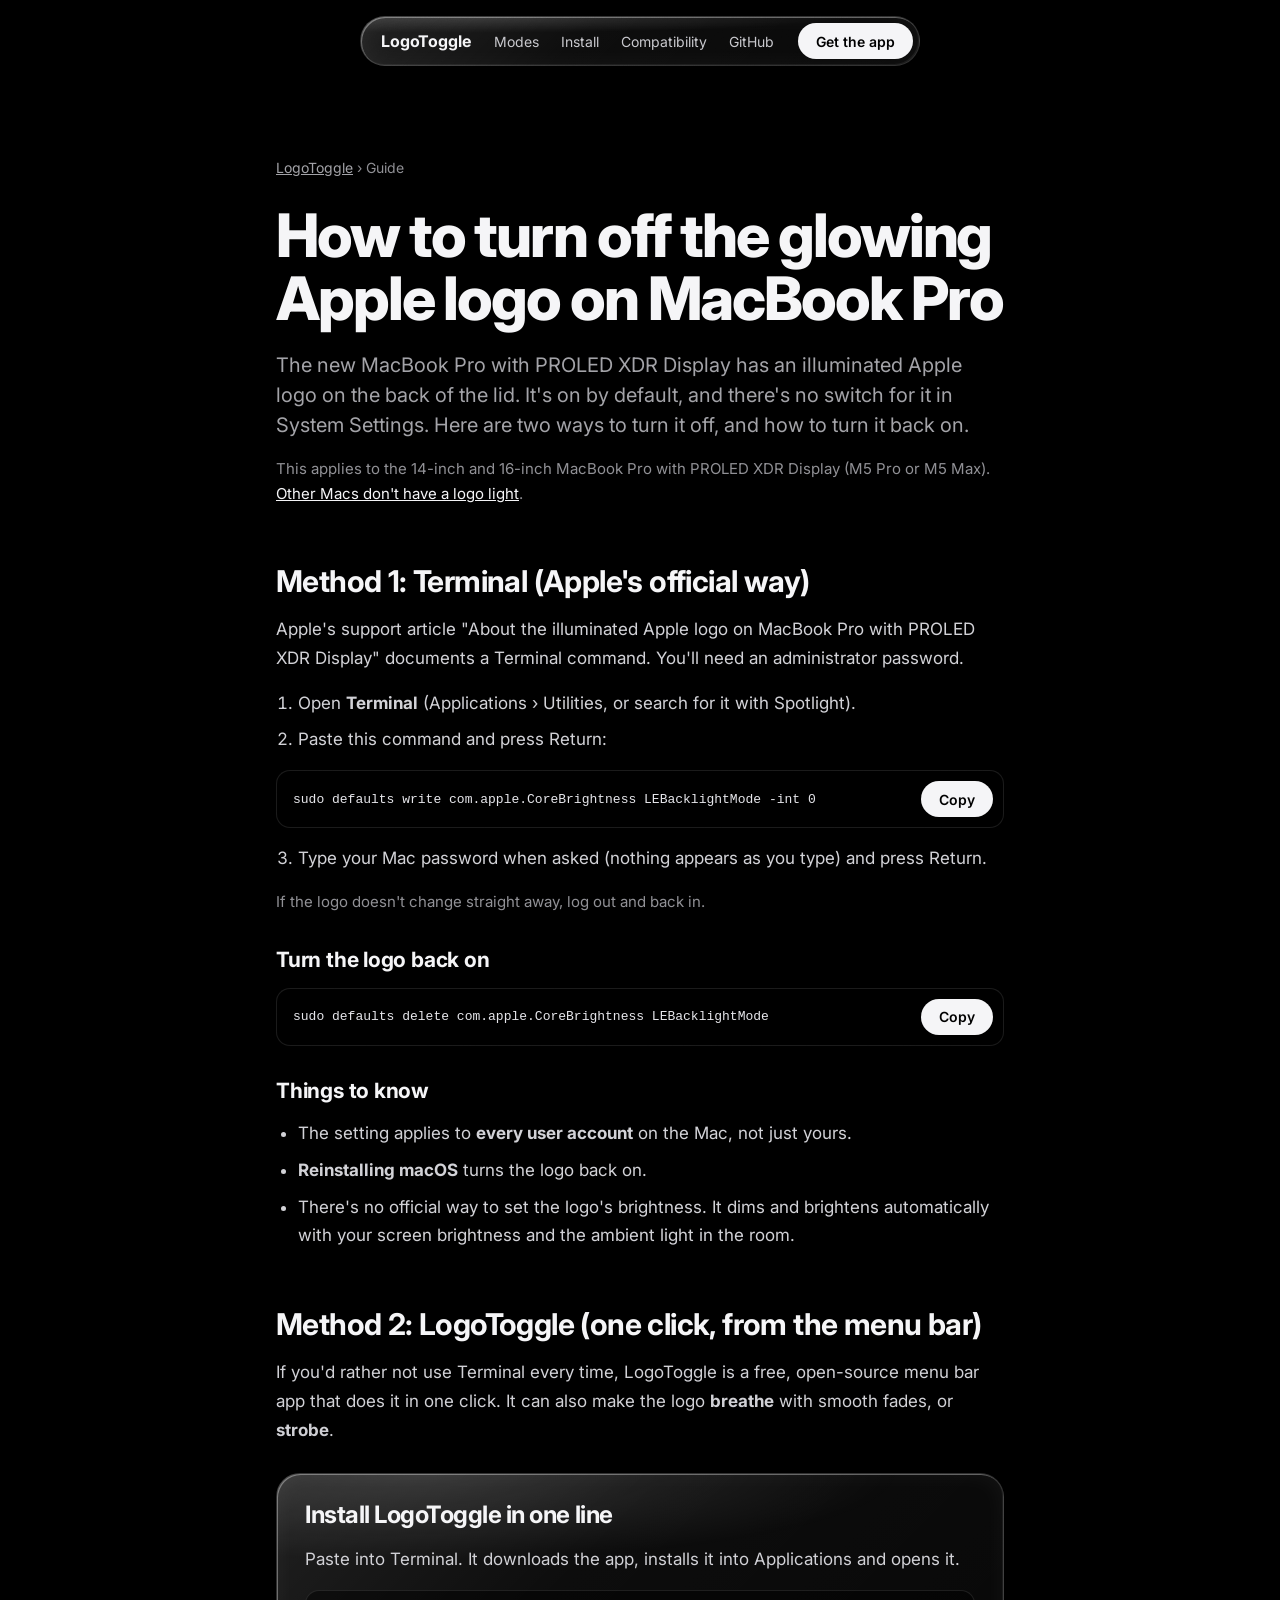
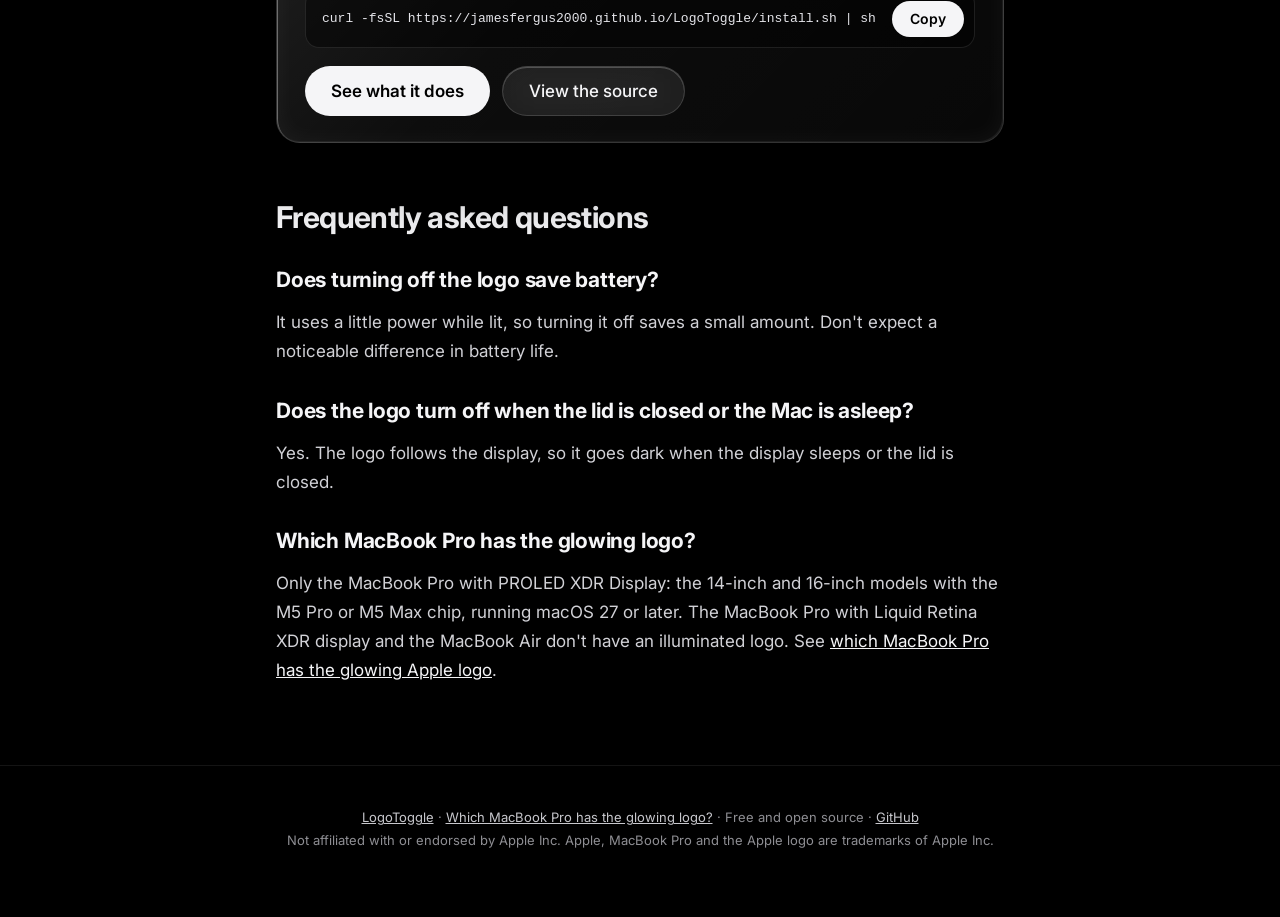
<file: docs/turn-off-glowing-apple-logo-macbook-pro/index.html>
<!doctype html>
<html lang="en">
<head>
  <meta charset="utf-8">
  <meta name="viewport" content="width=device-width, initial-scale=1">
  <title>How to turn off the glowing Apple logo on MacBook Pro (2 ways)</title>
  <meta name="description" content="Turn the illuminated Apple logo off or back on, on the 14 or 16-inch MacBook Pro with PROLED XDR Display, with Apple's Terminal command or a free app.">
  <link rel="canonical" href="https://jamesfergus2000.github.io/LogoToggle/turn-off-glowing-apple-logo-macbook-pro/">
  <meta name="robots" content="index, follow, max-image-preview:large">
  <meta name="theme-color" content="#000000">
  <meta name="author" content="James Fergus">
  <meta property="og:type" content="article">
  <meta property="og:site_name" content="LogoToggle">
  <meta property="og:locale" content="en_GB">
  <meta property="article:published_time" content="2026-11-11">
  <meta property="article:modified_time" content="2026-11-12">
  <meta property="og:title" content="How to turn off the glowing Apple logo on MacBook Pro">
  <meta property="og:description" content="Two ways to turn off (or back on) the illuminated logo on the new MacBook Pro.">
  <meta property="og:url" content="https://jamesfergus2000.github.io/LogoToggle/turn-off-glowing-apple-logo-macbook-pro/">
  <meta property="og:image" content="https://jamesfergus2000.github.io/LogoToggle/og-image.png">
  <meta property="og:image:width" content="1200">
  <meta property="og:image:height" content="630">
  <meta property="og:image:alt" content="LogoToggle: control the glowing logo on MacBook Pro">
  <meta name="twitter:card" content="summary_large_image">
  <meta name="twitter:title" content="How to turn off the glowing Apple logo on MacBook Pro">
  <meta name="twitter:description" content="Two ways to turn off (or back on) the illuminated logo on the MacBook Pro with PROLED XDR Display.">
  <meta name="twitter:image" content="https://jamesfergus2000.github.io/LogoToggle/og-image.png">
  <link rel="icon" href="../favicon.svg" type="image/svg+xml">
  <link rel="icon" href="../favicon-32.png" type="image/png" sizes="32x32">
  <link rel="apple-touch-icon" href="../apple-touch-icon.png">
  <link rel="preconnect" href="https://fonts.googleapis.com">
  <link rel="preconnect" href="https://fonts.gstatic.com" crossorigin>
  <link href="https://fonts.googleapis.com/css2?family=Inter:wght@400;500;600;700;800&display=swap" rel="stylesheet">
  <link rel="stylesheet" href="../styles.css">
  <script type="application/ld+json">
  {
    "@context": "https://schema.org",
    "@graph": [
      {
        "@type": "HowTo",
        "name": "How to turn off the glowing Apple logo on MacBook Pro",
        "description": "Turn off the illuminated Apple logo on a MacBook Pro with PROLED XDR Display using Terminal.",
        "totalTime": "PT1M",
        "tool": [{ "@type": "HowToTool", "name": "Terminal" }],
        "step": [
          { "@type": "HowToStep", "name": "Open Terminal", "text": "Open Terminal from Applications > Utilities, or search for it with Spotlight." },
          { "@type": "HowToStep", "name": "Run the command", "text": "Type sudo defaults write com.apple.CoreBrightness LEBacklightMode -int 0 and press Return." },
          { "@type": "HowToStep", "name": "Enter your password", "text": "Enter your Mac administrator password when asked. The logo turns off for every user on the Mac." }
        ]
      },
      {
        "@type": "Article",
        "headline": "How to turn off the glowing Apple logo on MacBook Pro",
        "description": "Two ways to turn the illuminated Apple logo off or back on, on the MacBook Pro with PROLED XDR Display.",
        "image": "https://jamesfergus2000.github.io/LogoToggle/og-image.png",
        "datePublished": "2026-11-11",
        "dateModified": "2026-11-12",
        "inLanguage": "en-GB",
        "author": { "@type": "Person", "name": "James Fergus", "url": "https://github.com/JamesFergus2000" },
        "mainEntityOfPage": "https://jamesfergus2000.github.io/LogoToggle/turn-off-glowing-apple-logo-macbook-pro/"
      },
      {
        "@type": "FAQPage",
        "mainEntity": [
          { "@type": "Question", "name": "Does turning off the logo save battery?",
            "acceptedAnswer": { "@type": "Answer", "text": "It uses a little power while lit, so turning it off saves a small amount. Don't expect a noticeable difference in battery life." } },
          { "@type": "Question", "name": "Does the logo turn off when the lid is closed or the Mac is asleep?",
            "acceptedAnswer": { "@type": "Answer", "text": "Yes. The logo follows the display, so it goes dark when the display sleeps or the lid is closed." } },
          { "@type": "Question", "name": "Which MacBook Pro has the glowing logo?",
            "acceptedAnswer": { "@type": "Answer", "text": "Only the MacBook Pro with PROLED XDR Display: the 14-inch and 16-inch models with the M5 Pro or M5 Max chip, running macOS 27 or later. The MacBook Pro with Liquid Retina XDR display and the MacBook Air don't have an illuminated logo." } }
        ]
      },
      {
        "@type": "BreadcrumbList",
        "itemListElement": [
          { "@type": "ListItem", "position": 1, "name": "LogoToggle", "item": "https://jamesfergus2000.github.io/LogoToggle/" },
          { "@type": "ListItem", "position": 2, "name": "Turn off the glowing Apple logo", "item": "https://jamesfergus2000.github.io/LogoToggle/turn-off-glowing-apple-logo-macbook-pro/" }
        ]
      }
    ]
  }
  </script>
</head>
<body data-mode="on">
  <header class="nav-wrap">
    <nav class="nav glass" aria-label="Main">
      <a class="brand" href="../"><span class="brand-dot" aria-hidden="true"></span>LogoToggle</a>
      <div class="nav-links">
        <a href="../#modes">Modes</a>
        <a href="../#install">Install</a>
        <a href="../#compatibility">Compatibility</a>
        <a href="https://github.com/JamesFergus2000/LogoToggle">GitHub</a>
      </div>
      <a class="btn btn-light btn-sm" href="../#install">Get the app</a>
    </nav>
  </header>

  <main class="article">
    <p class="crumbs"><a href="../">LogoToggle</a> › Guide</p>
    <h1>How to turn off the glowing Apple logo on MacBook Pro</h1>
    <p class="standfirst">The new MacBook Pro with PROLED XDR Display has an illuminated Apple logo on the back of the lid. It's on by default, and there's no switch for it in System Settings. Here are two ways to turn it off, and how to turn it back on.</p>
    <p class="note">This applies to the 14-inch and 16-inch MacBook Pro with PROLED XDR Display (M5 Pro or M5 Max). <a href="../which-macbook-pro-has-glowing-apple-logo/">Other Macs don't have a logo light</a>.</p>

    <h2>Method 1: Terminal (Apple's official way)</h2>
    <p>Apple's support article "About the illuminated Apple logo on MacBook Pro with PROLED XDR Display" documents a Terminal command. You'll need an administrator password.</p>
    <ol>
      <li>Open <strong>Terminal</strong> (Applications › Utilities, or search for it with Spotlight).</li>
      <li>Paste this command and press Return:</li>
    </ol>
    <div class="code">
      <code id="cmd-off">sudo defaults write com.apple.CoreBrightness LEBacklightMode -int 0</code>
      <button class="copy" type="button" data-copy="cmd-off">Copy</button>
    </div>
    <ol start="3">
      <li>Type your Mac password when asked (nothing appears as you type) and press Return.</li>
    </ol>
    <p class="note">If the logo doesn't change straight away, log out and back in.</p>

    <h3>Turn the logo back on</h3>
    <div class="code">
      <code id="cmd-on">sudo defaults delete com.apple.CoreBrightness LEBacklightMode</code>
      <button class="copy" type="button" data-copy="cmd-on">Copy</button>
    </div>

    <h3>Things to know</h3>
    <ul>
      <li>The setting applies to <strong>every user account</strong> on the Mac, not just yours.</li>
      <li><strong>Reinstalling macOS</strong> turns the logo back on.</li>
      <li>There's no official way to set the logo's brightness. It dims and brightens automatically with your screen brightness and the ambient light in the room.</li>
    </ul>

    <h2>Method 2: LogoToggle (one click, from the menu bar)</h2>
    <p>If you'd rather not use Terminal every time, LogoToggle is a free, open-source menu bar app that does it in one click. It can also make the logo <strong>breathe</strong> with smooth fades, or <strong>strobe</strong>.</p>
    <div class="callout glass">
      <h2>Install LogoToggle in one line</h2>
      <p>Paste into Terminal. It downloads the app, installs it into Applications and opens it.</p>
      <div class="code">
        <code id="cmd-install">curl -fsSL https://jamesfergus2000.github.io/LogoToggle/install.sh | sh</code>
        <button class="copy" type="button" data-copy="cmd-install">Copy</button>
      </div>
      <div class="cta-row">
        <a class="btn btn-light" href="../">See what it does</a>
        <a class="btn btn-glass" href="https://github.com/JamesFergus2000/LogoToggle">View the source</a>
      </div>
    </div>

    <h2>Frequently asked questions</h2>
    <h3>Does turning off the logo save battery?</h3>
    <p>It uses a little power while lit, so turning it off saves a small amount. Don't expect a noticeable difference in battery life.</p>
    <h3>Does the logo turn off when the lid is closed or the Mac is asleep?</h3>
    <p>Yes. The logo follows the display, so it goes dark when the display sleeps or the lid is closed.</p>
    <h3>Which MacBook Pro has the glowing logo?</h3>
    <p>Only the MacBook Pro with PROLED XDR Display: the 14-inch and 16-inch models with the M5 Pro or M5 Max chip, running macOS 27 or later. The MacBook Pro with Liquid Retina XDR display and the MacBook Air don't have an illuminated logo. See <a href="../which-macbook-pro-has-glowing-apple-logo/">which MacBook Pro has the glowing Apple logo</a>.</p>
  </main>

  <footer class="footer">
    <p><a href="../">LogoToggle</a> · <a href="../which-macbook-pro-has-glowing-apple-logo/">Which MacBook Pro has the glowing logo?</a> · Free and open source · <a href="https://github.com/JamesFergus2000/LogoToggle">GitHub</a></p>
    <p>Not affiliated with or endorsed by Apple Inc. Apple, MacBook Pro and the Apple logo are trademarks of Apple Inc.</p>
  </footer>

  <script>
    document.querySelectorAll('.copy').forEach((btn) => {
      btn.addEventListener('click', async () => {
        const text = document.getElementById(btn.dataset.copy).textContent;
        try { await navigator.clipboard.writeText(text); btn.textContent = 'Copied'; }
        catch { btn.textContent = 'Select & copy'; }
        setTimeout(() => (btn.textContent = 'Copy'), 1600);
      });
    });
  </script>
</body>
</html>
</file>
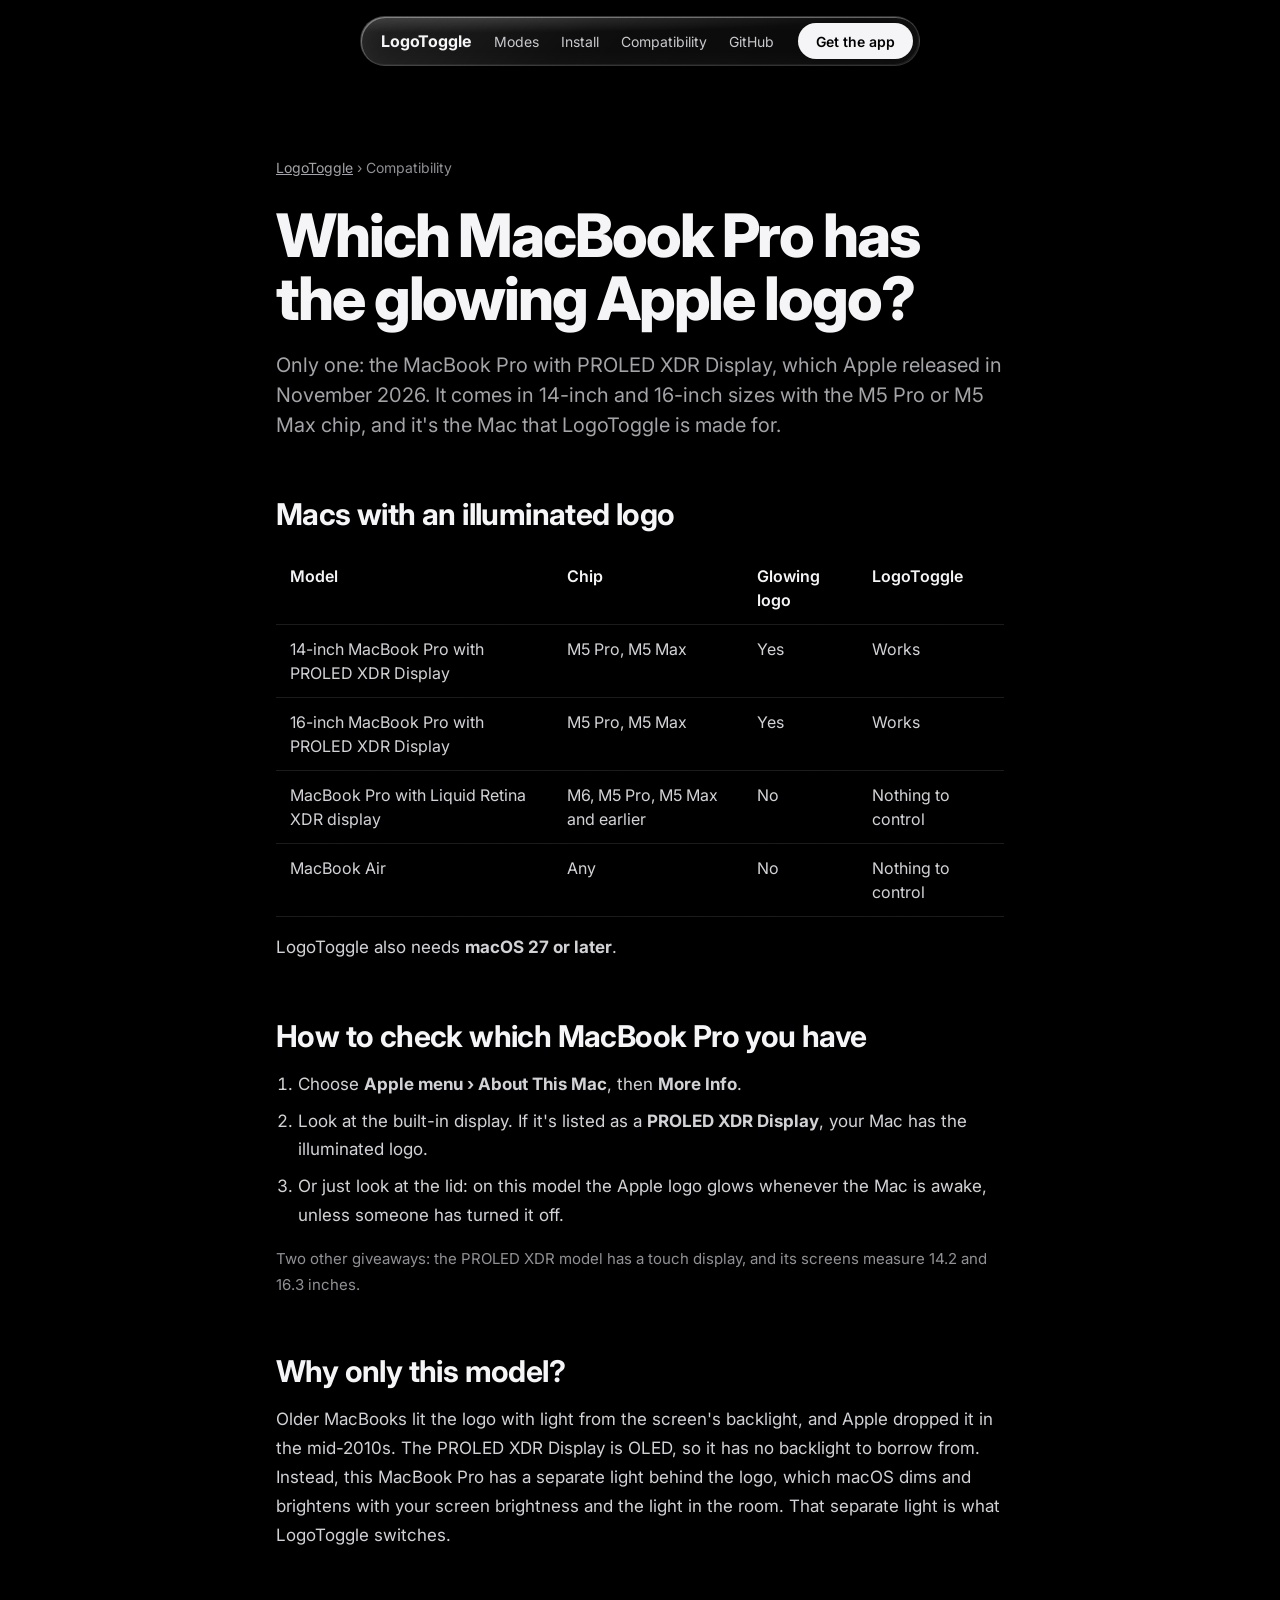
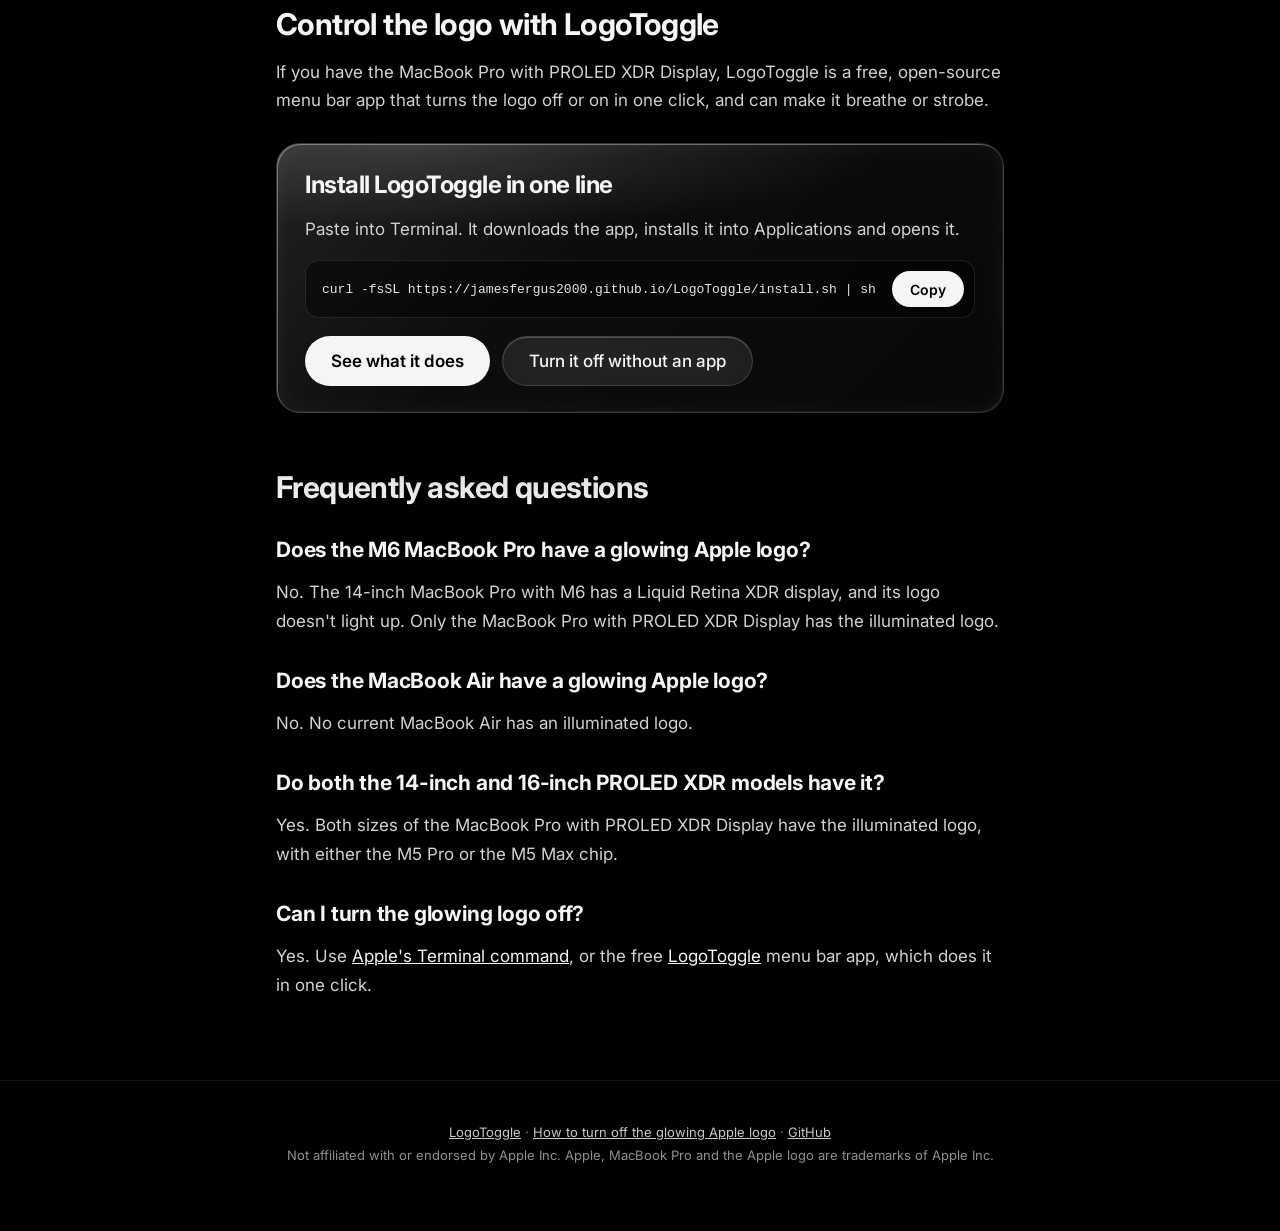
<file: docs/which-macbook-pro-has-glowing-apple-logo/index.html>
<!doctype html>
<html lang="en">
<head>
  <meta charset="utf-8">
  <meta name="viewport" content="width=device-width, initial-scale=1">
  <title>Which MacBook Pro has the glowing Apple logo? (PROLED XDR)</title>
  <meta name="description" content="Only the MacBook Pro with PROLED XDR Display has an illuminated Apple logo: the 14 and 16-inch models with M5 Pro or M5 Max. How to check yours.">
  <link rel="canonical" href="https://jamesfergus2000.github.io/LogoToggle/which-macbook-pro-has-glowing-apple-logo/">
  <meta name="robots" content="index, follow, max-image-preview:large">
  <meta name="theme-color" content="#000000">
  <meta name="author" content="James Fergus">
  <meta property="og:type" content="article">
  <meta property="og:site_name" content="LogoToggle">
  <meta property="og:locale" content="en_GB">
  <meta property="article:published_time" content="2026-11-12">
  <meta property="article:modified_time" content="2026-11-12">
  <meta property="og:title" content="Which MacBook Pro has the glowing Apple logo?">
  <meta property="og:description" content="Only the MacBook Pro with PROLED XDR Display: 14-inch and 16-inch, M5 Pro or M5 Max. How to check yours.">
  <meta property="og:url" content="https://jamesfergus2000.github.io/LogoToggle/which-macbook-pro-has-glowing-apple-logo/">
  <meta property="og:image" content="https://jamesfergus2000.github.io/LogoToggle/og-image.png">
  <meta property="og:image:width" content="1200">
  <meta property="og:image:height" content="630">
  <meta property="og:image:alt" content="LogoToggle: control the glowing logo on MacBook Pro">
  <meta name="twitter:card" content="summary_large_image">
  <meta name="twitter:title" content="Which MacBook Pro has the glowing Apple logo?">
  <meta name="twitter:description" content="Only the MacBook Pro with PROLED XDR Display: 14-inch and 16-inch, M5 Pro or M5 Max. How to check yours.">
  <meta name="twitter:image" content="https://jamesfergus2000.github.io/LogoToggle/og-image.png">
  <link rel="icon" href="../favicon.svg" type="image/svg+xml">
  <link rel="icon" href="../favicon-32.png" type="image/png" sizes="32x32">
  <link rel="apple-touch-icon" href="../apple-touch-icon.png">
  <link rel="preconnect" href="https://fonts.googleapis.com">
  <link rel="preconnect" href="https://fonts.gstatic.com" crossorigin>
  <link href="https://fonts.googleapis.com/css2?family=Inter:wght@400;500;600;700;800&display=swap" rel="stylesheet">
  <link rel="stylesheet" href="../styles.css">
  <script type="application/ld+json">
  {
    "@context": "https://schema.org",
    "@graph": [
      {
        "@type": "Article",
        "headline": "Which MacBook Pro has the glowing Apple logo?",
        "description": "Only the MacBook Pro with PROLED XDR Display has an illuminated Apple logo. Which models that covers, how to check yours, and which Macs LogoToggle works with.",
        "image": "https://jamesfergus2000.github.io/LogoToggle/og-image.png",
        "datePublished": "2026-11-12",
        "dateModified": "2026-11-12",
        "inLanguage": "en-GB",
        "author": { "@type": "Person", "name": "James Fergus", "url": "https://github.com/JamesFergus2000" },
        "mainEntityOfPage": "https://jamesfergus2000.github.io/LogoToggle/which-macbook-pro-has-glowing-apple-logo/"
      },
      {
        "@type": "FAQPage",
        "mainEntity": [
          { "@type": "Question", "name": "Does the M6 MacBook Pro have a glowing Apple logo?",
            "acceptedAnswer": { "@type": "Answer", "text": "No. The 14-inch MacBook Pro with M6 has a Liquid Retina XDR display, and its logo doesn't light up. Only the MacBook Pro with PROLED XDR Display has the illuminated logo." } },
          { "@type": "Question", "name": "Does the MacBook Air have a glowing Apple logo?",
            "acceptedAnswer": { "@type": "Answer", "text": "No. No current MacBook Air has an illuminated logo." } },
          { "@type": "Question", "name": "Do both the 14-inch and 16-inch PROLED XDR models have it?",
            "acceptedAnswer": { "@type": "Answer", "text": "Yes. Both sizes of the MacBook Pro with PROLED XDR Display have the illuminated logo, with either the M5 Pro or the M5 Max chip." } },
          { "@type": "Question", "name": "Can I turn the glowing logo off?",
            "acceptedAnswer": { "@type": "Answer", "text": "Yes. Use Apple's Terminal command, or the free LogoToggle menu bar app, which does it in one click." } }
        ]
      },
      {
        "@type": "BreadcrumbList",
        "itemListElement": [
          { "@type": "ListItem", "position": 1, "name": "LogoToggle", "item": "https://jamesfergus2000.github.io/LogoToggle/" },
          { "@type": "ListItem", "position": 2, "name": "Which MacBook Pro has the glowing Apple logo?", "item": "https://jamesfergus2000.github.io/LogoToggle/which-macbook-pro-has-glowing-apple-logo/" }
        ]
      }
    ]
  }
  </script>
</head>
<body data-mode="on">
  <header class="nav-wrap">
    <nav class="nav glass" aria-label="Main">
      <a class="brand" href="../"><span class="brand-dot" aria-hidden="true"></span>LogoToggle</a>
      <div class="nav-links">
        <a href="../#modes">Modes</a>
        <a href="../#install">Install</a>
        <a href="../#compatibility">Compatibility</a>
        <a href="https://github.com/JamesFergus2000/LogoToggle">GitHub</a>
      </div>
      <a class="btn btn-light btn-sm" href="../#install">Get the app</a>
    </nav>
  </header>

  <main class="article">
    <p class="crumbs"><a href="../">LogoToggle</a> › Compatibility</p>
    <h1>Which MacBook Pro has the glowing Apple logo?</h1>
    <p class="standfirst">Only one: the MacBook Pro with PROLED XDR Display, which Apple released in November 2026. It comes in 14-inch and 16-inch sizes with the M5 Pro or M5 Max chip, and it's the Mac that LogoToggle is made for.</p>

    <h2>Macs with an illuminated logo</h2>
    <div class="table-wrap">
      <table>
        <thead>
          <tr><th scope="col">Model</th><th scope="col">Chip</th><th scope="col">Glowing logo</th><th scope="col">LogoToggle</th></tr>
        </thead>
        <tbody>
          <tr><td>14-inch MacBook Pro with PROLED XDR Display</td><td>M5 Pro, M5 Max</td><td>Yes</td><td>Works</td></tr>
          <tr><td>16-inch MacBook Pro with PROLED XDR Display</td><td>M5 Pro, M5 Max</td><td>Yes</td><td>Works</td></tr>
          <tr><td>MacBook Pro with Liquid Retina XDR display</td><td>M6, M5 Pro, M5 Max and earlier</td><td>No</td><td>Nothing to control</td></tr>
          <tr><td>MacBook Air</td><td>Any</td><td>No</td><td>Nothing to control</td></tr>
        </tbody>
      </table>
    </div>
    <p>LogoToggle also needs <strong>macOS 27 or later</strong>.</p>

    <h2>How to check which MacBook Pro you have</h2>
    <ol>
      <li>Choose <strong>Apple menu › About This Mac</strong>, then <strong>More Info</strong>.</li>
      <li>Look at the built-in display. If it's listed as a <strong>PROLED XDR Display</strong>, your Mac has the illuminated logo.</li>
      <li>Or just look at the lid: on this model the Apple logo glows whenever the Mac is awake, unless someone has turned it off.</li>
    </ol>
    <p class="note">Two other giveaways: the PROLED XDR model has a touch display, and its screens measure 14.2 and 16.3 inches.</p>

    <h2>Why only this model?</h2>
    <p>Older MacBooks lit the logo with light from the screen's backlight, and Apple dropped it in the mid-2010s. The PROLED XDR Display is OLED, so it has no backlight to borrow from. Instead, this MacBook Pro has a separate light behind the logo, which macOS dims and brightens with your screen brightness and the light in the room. That separate light is what LogoToggle switches.</p>

    <h2>Control the logo with LogoToggle</h2>
    <p>If you have the MacBook Pro with PROLED XDR Display, LogoToggle is a free, open-source menu bar app that turns the logo off or on in one click, and can make it breathe or strobe.</p>
    <div class="callout glass">
      <h2>Install LogoToggle in one line</h2>
      <p>Paste into Terminal. It downloads the app, installs it into Applications and opens it.</p>
      <div class="code">
        <code id="cmd-install">curl -fsSL https://jamesfergus2000.github.io/LogoToggle/install.sh | sh</code>
        <button class="copy" type="button" data-copy="cmd-install">Copy</button>
      </div>
      <div class="cta-row">
        <a class="btn btn-light" href="../">See what it does</a>
        <a class="btn btn-glass" href="../turn-off-glowing-apple-logo-macbook-pro/">Turn it off without an app</a>
      </div>
    </div>

    <h2>Frequently asked questions</h2>
    <h3>Does the M6 MacBook Pro have a glowing Apple logo?</h3>
    <p>No. The 14-inch MacBook Pro with M6 has a Liquid Retina XDR display, and its logo doesn't light up. Only the MacBook Pro with PROLED XDR Display has the illuminated logo.</p>
    <h3>Does the MacBook Air have a glowing Apple logo?</h3>
    <p>No. No current MacBook Air has an illuminated logo.</p>
    <h3>Do both the 14-inch and 16-inch PROLED XDR models have it?</h3>
    <p>Yes. Both sizes of the MacBook Pro with PROLED XDR Display have the illuminated logo, with either the M5 Pro or the M5 Max chip.</p>
    <h3>Can I turn the glowing logo off?</h3>
    <p>Yes. Use <a href="../turn-off-glowing-apple-logo-macbook-pro/">Apple's Terminal command</a>, or the free <a href="../">LogoToggle</a> menu bar app, which does it in one click.</p>
  </main>

  <footer class="footer">
    <p><a href="../">LogoToggle</a> · <a href="../turn-off-glowing-apple-logo-macbook-pro/">How to turn off the glowing Apple logo</a> · <a href="https://github.com/JamesFergus2000/LogoToggle">GitHub</a></p>
    <p>Not affiliated with or endorsed by Apple Inc. Apple, MacBook Pro and the Apple logo are trademarks of Apple Inc.</p>
  </footer>

  <script>
    document.querySelectorAll('.copy').forEach((btn) => {
      btn.addEventListener('click', async () => {
        const text = document.getElementById(btn.dataset.copy).textContent;
        try { await navigator.clipboard.writeText(text); btn.textContent = 'Copied'; }
        catch { btn.textContent = 'Select & copy'; }
        setTimeout(() => (btn.textContent = 'Copy'), 1600);
      });
    });
  </script>
</body>
</html>
</file>
<file: docs/styles.css>
:root {
  --bg: #000;
  --text: #f5f5f7;
  --muted: #a1a1a6;
  --faint: #8e8e93;
  --warm: #ffd9a8;
  --blue: #9db7ff;
  --glass-bg: rgba(255, 255, 255, .065);
  --glass-line: rgba(255, 255, 255, .15);
  --glass-hi: rgba(255, 255, 255, .22);
  --breathe: 4s;
}

* { box-sizing: border-box; }
html { scroll-behavior: smooth; }
body {
  margin: 0;
  background: var(--bg);
  color: var(--text);
  font-family: Inter, system-ui, -apple-system, sans-serif;
  -webkit-font-smoothing: antialiased;
  overflow-x: hidden;
}
a { color: var(--text); }
a:hover { color: #fff; }
h1, h2, h3 { letter-spacing: -.035em; margin: 0; }
p { margin: 0; }
svg { display: block; }

.skip { position: absolute; left: -999px; top: 8px; background: #fff; color: #000; padding: 8px 14px; border-radius: 8px; z-index: 100; }
.skip:focus { left: 8px; }
:focus-visible { outline: 2px solid var(--blue); outline-offset: 3px; }

/* ---------- glass ---------- */
.glass {
  background: var(--glass-bg);
  border: 1px solid var(--glass-line);
  box-shadow: inset 0 1px 0 var(--glass-hi), 0 24px 70px rgba(0, 0, 0, .45);
  backdrop-filter: blur(30px) saturate(180%);
  -webkit-backdrop-filter: blur(30px) saturate(180%);
}

/* ---------- buttons ---------- */
.btn { display: inline-flex; align-items: center; gap: 10px; height: 50px; padding: 0 26px; border-radius: 999px; font-size: 17px; font-weight: 600; text-decoration: none; transition: transform .15s ease, background .2s ease; }
.btn:active { transform: scale(.97); }
.btn-light { background: var(--text); color: #000; }
.btn-light:hover { background: #fff; color: #000; }
.btn-glass { background: var(--glass-bg); border: 1px solid var(--glass-line); box-shadow: inset 0 1px 0 var(--glass-hi); backdrop-filter: blur(20px); -webkit-backdrop-filter: blur(20px); font-weight: 500; }
.btn-glass:hover { background: rgba(255, 255, 255, .12); }
.btn-sm { height: 36px; padding: 0 18px; font-size: 14px; }

/* ---------- nav ---------- */
.nav-wrap { position: fixed; top: 16px; left: 0; right: 0; z-index: 50; display: flex; justify-content: center; padding: 0 16px; pointer-events: none; }
.nav { pointer-events: auto; display: flex; align-items: center; gap: 24px; padding: 6px 6px 6px 20px; border-radius: 999px; max-width: 100%; }
.brand { display: inline-flex; align-items: center; gap: 10px; font-weight: 700; font-size: 16px; letter-spacing: -.01em; text-decoration: none; white-space: nowrap; }
.brand-dot { width: 12px; height: 12px; border-radius: 50%; background: #fffaf2; box-shadow: 0 0 10px 2px rgba(255, 244, 228, .7); display: inline-block; }
.nav-links { display: flex; gap: 22px; }
.nav-links a { font-size: 14px; color: #c7c7cc; text-decoration: none; }
.nav-links a:hover { color: #fff; }
@media (max-width: 640px) { .nav-links { display: none; } .nav { gap: 16px; } }

/* ---------- light modes ---------- */
.light { transition: opacity .6s ease; }
body[data-mode="on"] .light { opacity: 1; }
body[data-mode="off"] .light { opacity: .03; }
body[data-mode="breathe"] .light { animation: breathe var(--breathe) ease-in-out infinite; }
body[data-mode="strobe"] .light { animation: strobe .8s steps(1) infinite; }
body[data-mode="clap"] .light { animation: strobe 3.6s steps(1) infinite reverse; }
@keyframes breathe { 0%, 100% { opacity: .08; } 50% { opacity: 1; } }
@keyframes strobe { 0% { opacity: 1; } 50% { opacity: .03; } }

/* ---------- the scroll story ---------- */
.story { position: relative; display: grid; grid-template-columns: minmax(0, 1.15fr) minmax(0, 1fr); max-width: 1320px; margin: 0 auto; padding: 0 32px; gap: 48px; }
.stage-col { position: relative; }
.stage { position: sticky; top: 0; height: 100vh; display: flex; flex-direction: column; align-items: center; justify-content: center; }
.mbp { position: relative; width: 100%; max-width: 680px; height: auto; overflow: visible; filter: drop-shadow(0 40px 60px rgba(0, 0, 0, .7)); }
.floor { position: absolute; left: 50%; top: 50%; width: 120%; max-width: 820px; height: 70%; transform: translate(-50%, -38%); border-radius: 50%; background: radial-gradient(ellipse, rgba(255, 240, 220, .26) 0%, rgba(255, 240, 220, 0) 62%); filter: blur(20px); pointer-events: none; }

.dots { list-style: none; display: flex; gap: 10px; margin: 44px 0 0; padding: 0; }
.dots li { width: 8px; height: 8px; border-radius: 999px; background: rgba(255, 255, 255, .22); transition: width .35s ease, background .35s ease; }
.dots li.on { width: 28px; background: var(--text); }

.steps { position: relative; }
.step { min-height: 100vh; display: flex; flex-direction: column; justify-content: center; padding: 96px 0; }
.step-intro .eyebrow { font-size: 17px; font-weight: 600; color: var(--warm); margin-bottom: 16px; }
.step-intro h1 { font-size: clamp(48px, 6.4vw, 92px); line-height: .98; font-weight: 800; letter-spacing: -.045em; }
.lede { margin-top: 24px; max-width: 480px; font-size: clamp(18px, 1.8vw, 21px); line-height: 1.45; color: var(--muted); }
.cta-row { display: flex; gap: 12px; flex-wrap: wrap; margin-top: 36px; }
.scroll-hint { margin-top: 64px; display: flex; align-items: center; gap: 8px; font-size: 14px; color: var(--faint); }
.scroll-hint svg { animation: nudge 2s ease-in-out infinite; }
@keyframes nudge { 0%, 100% { transform: translateY(0); } 50% { transform: translateY(5px); } }

.card { border-radius: 32px; padding: 28px; max-width: 460px; opacity: .35; transform: translateY(24px) scale(.98); transition: opacity .6s ease, transform .6s cubic-bezier(.2, .7, .2, 1); }
.step.active .card { opacity: 1; transform: none; }
.card h2 { font-size: clamp(34px, 3.6vw, 48px); line-height: 1.03; font-weight: 800; margin-top: 6px; }
.card > p:not(.step-num):not(.warn) { margin-top: 14px; font-size: 17px; line-height: 1.55; color: var(--muted); }
.step-num { margin-top: 26px; font-size: 14px; font-weight: 600; letter-spacing: .02em; color: var(--blue); }

/* glass menu inside each card */
.menu { border-radius: 18px; padding: 6px; background: rgba(0, 0, 0, .28); border: 1px solid rgba(255, 255, 255, .1); box-shadow: inset 0 1px 0 rgba(255, 255, 255, .08); }
.menu-status { padding: 10px 12px 10px; font-size: 13px; color: var(--muted); border-bottom: 1px solid rgba(255, 255, 255, .1); margin-bottom: 4px; }
.mi { font-size: 15px; border-radius: 10px; padding: 0 12px; height: 40px; display: flex; align-items: center; justify-content: space-between; color: #d1d1d6; }
.mi span { color: var(--faint); }
.mi.sel { background: rgba(120, 165, 255, .36); color: #fff; }
.mi.sel span { color: #fff; }
.mi.sub { color: var(--faint); font-size: 13px; padding-left: 24px; }
.speeds { display: flex; gap: 6px; padding: 8px 6px 4px 18px; flex-wrap: wrap; }
.chip { font: inherit; font-size: 13px; font-weight: 500; color: #e5e5ea; background: rgba(255, 255, 255, .08); border: 1px solid rgba(255, 255, 255, .14); border-radius: 999px; padding: 0 14px; height: 32px; cursor: pointer; }
.chip:hover { background: rgba(255, 255, 255, .16); }
.chip[aria-pressed="true"] { background: rgba(255, 255, 255, .92); color: #000; border-color: transparent; }
.warn { margin-top: 16px; display: flex; gap: 10px; align-items: flex-start; font-size: 14px; line-height: 1.5; color: var(--warm); }
.warn svg { flex: none; margin-top: 2px; }

/* phones & small tablets: Mac pinned on top, cards scroll beneath */
@media (max-width: 860px) {
  .story { grid-template-columns: minmax(0, 1fr); padding: 0 16px; gap: 0; }
  .stage-col { position: sticky; top: 0; z-index: 2; height: 46vh; }
  .stage { position: relative; height: 46vh; padding-top: 64px; background: linear-gradient(180deg, #000 70%, rgba(0, 0, 0, 0)); }
  .mbp { max-width: 360px; }
  .dots { margin-top: 18px; }
  .step { min-height: 80vh; padding: 48px 0; }
  .step-intro { min-height: auto; padding-top: 24px; }
  .card { max-width: none; }
}

/* ---------- install ---------- */
.install { position: relative; max-width: 1040px; margin: 0 auto; padding: 120px 16px 96px; text-align: center; }
.install::before { content: ""; position: absolute; left: 50%; top: 60px; width: 760px; height: 420px; transform: translateX(-50%); border-radius: 50%; background: radial-gradient(ellipse, rgba(255, 214, 170, .16), rgba(0, 0, 0, 0) 65%); pointer-events: none; }
.section-title { position: relative; font-size: clamp(40px, 5.6vw, 72px); line-height: 1.03; font-weight: 800; }
.section-sub { position: relative; margin: 20px auto 0; max-width: 600px; font-size: 19px; line-height: 1.5; color: var(--muted); }
.oneliner { position: relative; margin: 40px auto 0; max-width: 760px; display: flex; align-items: center; gap: 12px; border-radius: 22px; padding: 12px 12px 12px 22px; text-align: left; }
.oneliner code { flex: 1; min-width: 0; overflow-x: auto; white-space: nowrap; font: 15px/1.5 ui-monospace, "SF Mono", Menlo, monospace; color: #fff; }
.tiny { position: relative; margin-top: 14px; font-size: 14px; color: var(--faint); }
.install-grid { position: relative; margin-top: 56px; display: grid; grid-template-columns: repeat(2, minmax(0, 1fr)); gap: 16px; text-align: left; }
@media (max-width: 800px) { .install-grid { grid-template-columns: minmax(0, 1fr); } }
.tile { border-radius: 28px; padding: 30px; display: flex; flex-direction: column; gap: 14px; }
.tile h3 { font-size: 24px; font-weight: 700; letter-spacing: -.02em; }
.tile p { font-size: 16px; line-height: 1.5; color: var(--muted); }
.tile ol { margin: 0; padding-left: 20px; font-size: 16px; line-height: 1.65; color: #d1d1d6; }
.tile ol li + li { margin-top: 6px; }
.code { display: flex; align-items: center; gap: 10px; background: rgba(0, 0, 0, .45); border: 1px solid rgba(255, 255, 255, .1); border-radius: 14px; padding: 10px 10px 10px 16px; }
.code code { flex: 1; min-width: 0; overflow-x: auto; white-space: nowrap; font: 13px/1.5 ui-monospace, "SF Mono", Menlo, monospace; color: #e5e5ea; }
.copy { flex: none; font: inherit; font-size: 14px; font-weight: 600; color: #000; background: var(--text); border: 0; border-radius: 999px; height: 36px; padding: 0 18px; cursor: pointer; }
.copy:hover { background: #fff; }

/* ---------- footer ---------- */
.footer { text-align: center; padding: 40px 16px 64px; border-top: 1px solid rgba(255, 255, 255, .08); font-size: 13px; line-height: 1.8; color: var(--faint); }
.footer a { color: #c7c7cc; }

@media (prefers-reduced-motion: reduce) {
  html { scroll-behavior: auto; }
  .light, .scroll-hint svg { animation: none !important; }
  body[data-mode="breathe"] .light, body[data-mode="strobe"] .light, body[data-mode="clap"] .light { opacity: .8; }
  .card { transition: none; transform: none; }
}

/* ---------- SEO-driven additions ---------- */
.step-intro h1.eyebrow { font-size: 17px; line-height: 1.4; font-weight: 600; letter-spacing: 0; color: var(--warm); margin-bottom: 16px; max-width: 420px; }
.hero-title { font-size: clamp(48px, 6.4vw, 92px); line-height: .98; font-weight: 800; letter-spacing: -.045em; }

.faq { position: relative; max-width: 820px; margin: 0 auto; padding: 40px 16px 96px; }
.faq .section-title { text-align: center; margin-bottom: 40px; }
.faq-list { display: flex; flex-direction: column; gap: 12px; }
.faq details { border-radius: 20px; padding: 0 24px; }
.faq summary { cursor: pointer; list-style: none; font-size: 18px; font-weight: 600; padding: 20px 0; display: flex; justify-content: space-between; gap: 16px; }
.faq summary::-webkit-details-marker { display: none; }
.faq summary::after { content: "+"; font-weight: 400; color: var(--muted); font-size: 22px; line-height: 1; transition: transform .2s; }
.faq details[open] summary::after { transform: rotate(45deg); }
.faq details p { padding-bottom: 22px; font-size: 16px; line-height: 1.6; color: var(--muted); }

/* ---------- article pages ---------- */
.article { max-width: 760px; margin: 0 auto; padding: 140px 16px 80px; }
.article .crumbs { font-size: 14px; color: var(--faint); margin-bottom: 24px; }
.article .crumbs a { color: var(--muted); }
.article h1 { font-size: clamp(38px, 5vw, 60px); line-height: 1.05; font-weight: 800; }
.article .standfirst { margin-top: 20px; font-size: 20px; line-height: 1.5; color: var(--muted); }
.article h2 { margin-top: 56px; font-size: 30px; font-weight: 700; letter-spacing: -.02em; }
.article h3 { margin-top: 32px; font-size: 21px; font-weight: 700; letter-spacing: -.01em; }
.article p, .article li { font-size: 17px; line-height: 1.7; color: #d1d1d6; }
.article p { margin-top: 16px; }
.article ol, .article ul { margin: 16px 0 0; padding-left: 22px; }
.article li + li { margin-top: 8px; }
.article .code { margin-top: 16px; }
.article .callout { margin-top: 28px; border-radius: 24px; padding: 26px 28px; }
.article .callout h2 { margin-top: 0; font-size: 24px; }
.article .callout .cta-row { margin-top: 18px; }
.article .note { font-size: 15px; color: var(--faint); }

/* ---------- 3D MacBook ---------- */
.mbp3d { position: absolute; inset: 0; width: 100%; height: 100%; display: block; }
.stage.has-3d .mbp, .stage.has-3d .floor { display: none; }
.stage.has-3d .dots { position: absolute; bottom: 48px; left: 50%; transform: translateX(-50%); margin: 0; z-index: 1; }
@media (max-width: 860px) { .stage.has-3d .dots { bottom: 12px; } }

/* =========================================================
   Full-screen 3D backdrop + liquid-glass UI floating on top
   ========================================================= */
.story { display: block; max-width: none; padding: 0; }
.stage-col { position: fixed; inset: 0; z-index: 0; height: auto; }
.stage { position: absolute; inset: 0; height: 100%; padding: 0; background: none; }
.stage .mbp { max-width: 720px; }
.stage.has-3d .dots { bottom: 32px; }

.steps { position: relative; z-index: 1; max-width: 1360px; margin: 0 auto; padding: 0 40px; display: flex; flex-direction: column; align-items: flex-end; }
.step { width: min(480px, 100%); }
main > section:not(.story), .footer { position: relative; z-index: 1; }

/* liquid glass: deep blur + colour lift, a lit edge, an inner sheen */
.glass, .liquid {
  position: relative;
  background: linear-gradient(135deg, rgba(255, 255, 255, .13) 0%, rgba(255, 255, 255, .05) 40%, rgba(255, 255, 255, .03) 100%);
  border: 1px solid rgba(255, 255, 255, .16);
  box-shadow:
    inset 1px 1px 0 rgba(255, 255, 255, .35),
    inset -1px -1px 0 rgba(255, 255, 255, .06),
    inset 0 0 24px rgba(255, 255, 255, .05),
    0 30px 80px rgba(0, 0, 0, .45);
  backdrop-filter: blur(26px) saturate(190%) brightness(1.08);
  -webkit-backdrop-filter: blur(26px) saturate(190%) brightness(1.08);
}
.glass::before, .liquid::before {
  content: ""; position: absolute; inset: 0; border-radius: inherit; pointer-events: none;
  background: radial-gradient(120% 60% at 20% 0%, rgba(255, 255, 255, .14), rgba(255, 255, 255, 0) 55%);
}
.card-intro { max-width: 520px; padding: 36px; }
.card-intro .hero-title { font-size: clamp(44px, 5.2vw, 76px); }
.card-intro .scroll-hint { margin-top: 36px; }
.step .card { opacity: .55; }
.step.active .card { opacity: 1; }
.menu { background: rgba(0, 0, 0, .22); }

/* install + FAQ become floating glass panels over the Mac */
.install.liquid, .faq.liquid { max-width: 1040px; margin: 120px auto 0; border-radius: 40px; padding: 72px 40px; }
.faq.liquid { max-width: 860px; margin-top: 40px; margin-bottom: 80px; }
.install::before { background: radial-gradient(120% 60% at 20% 0%, rgba(255, 255, 255, .12), rgba(255, 255, 255, 0) 55%); width: auto; height: auto; left: 0; top: 0; transform: none; border-radius: inherit; }
.install .tile, .install .oneliner { background: rgba(0, 0, 0, .25); }
.footer { background: rgba(0, 0, 0, .55); backdrop-filter: blur(20px); -webkit-backdrop-filter: blur(20px); }

@media (max-width: 860px) {
  .steps { padding: 0 16px; align-items: stretch; }
  .step { width: 100%; justify-content: flex-end; min-height: 100vh; padding: 0 0 48px; }
  .step-intro { min-height: 100vh; padding-top: 0; }
  .card-intro { padding: 24px; }
  .stage-col { height: auto; }
  .stage { padding-top: 0; }
  .stage.has-3d .dots { top: 76px; bottom: auto; }
  .install.liquid, .faq.liquid { margin-left: 12px; margin-right: 12px; padding: 48px 20px; border-radius: 28px; }
}

/* ---------- intro card: hierarchy fix ---------- */
.step .card.card-intro { max-width: 560px; padding: 40px 40px 36px; }
.step .card.card-intro > h1.eyebrow {
  display: inline-flex; align-items: center; gap: 10px;
  margin: 0 0 22px; padding: 7px 14px 7px 12px; max-width: 100%;
  font-size: 13px; line-height: 1.3; font-weight: 600; letter-spacing: .01em; color: var(--warm);
  background: rgba(255, 214, 170, .08); border: 1px solid rgba(255, 214, 170, .22); border-radius: 999px;
}
.step .card.card-intro > h1.eyebrow::before {
  content: ""; flex: none; width: 7px; height: 7px; border-radius: 50%;
  background: #fffaf2; box-shadow: 0 0 8px 2px rgba(255, 236, 210, .8);
}
.step .card.card-intro > p.hero-title {
  margin: 0; font-size: clamp(46px, 5.4vw, 78px); line-height: .98; font-weight: 800;
  letter-spacing: -.045em; color: var(--text);
}
.step .card.card-intro > p.lede { margin-top: 20px; max-width: 460px; font-size: 18px; line-height: 1.5; color: var(--muted); }
.step .card.card-intro .cta-row { margin-top: 30px; }
.step .card.card-intro .scroll-hint { margin-top: 28px; }
@media (max-width: 860px) {
  .step .card.card-intro { padding: 26px 24px 24px; }
  .step .card.card-intro > p.lede { font-size: 16px; }
}

/* =========================================================
   One morphing liquid-glass panel (replaces the card stack)
   ========================================================= */
.steps { display: block; max-width: none; padding: 0; pointer-events: none; }
.steps .step { min-height: 0; height: 100vh; padding: 0; width: auto; }
.steps .step:first-child { height: 110vh; }

.panel {
  --spring: cubic-bezier(.22, 1.2, .36, 1);
  position: fixed; z-index: 10; top: 50%;
  right: max(40px, calc((100vw - 1360px) / 2 + 40px));
  width: 440px; max-width: calc(100vw - 32px);
  transform: translateY(-50%);
  border-radius: 34px; padding: 32px;
  transition: opacity .5s ease, transform .6s var(--spring), filter .5s ease;
}
body[data-section="install"] .panel { opacity: 0; transform: translateY(-46%) scale(.96); filter: blur(8px); pointer-events: none; }

/* copy: stacked, active one fades + un-blurs in; container height animates */
.panel-copy { position: relative; transition: height .55s var(--spring); }
.pc { position: absolute; top: 0; left: 0; right: 0; opacity: 0; transform: translateY(14px); filter: blur(8px); pointer-events: none;
      transition: opacity .45s ease, transform .55s var(--spring), filter .45s ease; }
.pc.on { opacity: 1; transform: none; filter: none; pointer-events: auto; transition-delay: .08s; }
.eyebrow-pill {
  display: inline-flex; align-items: center; gap: 10px; margin: 0 0 20px; padding: 7px 14px 7px 12px;
  font-size: 13px; line-height: 1.3; font-weight: 600; letter-spacing: .01em; color: var(--warm);
  background: rgba(255, 214, 170, .08); border: 1px solid rgba(255, 214, 170, .22); border-radius: 999px;
}
.eyebrow-pill::before { content: ""; flex: none; width: 7px; height: 7px; border-radius: 50%; background: #fffaf2; box-shadow: 0 0 8px 2px rgba(255, 236, 210, .8); }
.panel .hero-title { margin: 0; font-size: clamp(44px, 4.6vw, 68px); line-height: .98; font-weight: 800; letter-spacing: -.045em; color: var(--text); }
.panel h2 { margin: 6px 0 0; font-size: clamp(32px, 3.2vw, 44px); line-height: 1.04; font-weight: 800; letter-spacing: -.035em; }
.pc-num { font-size: 13px; font-weight: 600; letter-spacing: .04em; text-transform: uppercase; color: var(--blue); }
.pc-body { margin-top: 14px; font-size: 16.5px; line-height: 1.55; color: var(--muted); }
.panel .cta-row { margin-top: 26px; }

/* menu: collapsed in the intro, springs open once you scroll */
.panel-menu { display: grid; grid-template-rows: 0fr; opacity: 0; margin-top: 0; transition: grid-template-rows .6s var(--spring), opacity .4s ease, margin-top .6s var(--spring); }
.panel.menu-open .panel-menu { grid-template-rows: 1fr; opacity: 1; margin-top: 26px; }
.panel-menu-inner { overflow: hidden; min-height: 0; border-radius: 20px; background: rgba(0, 0, 0, .26); border: 1px solid rgba(255, 255, 255, .1); box-shadow: inset 0 1px 0 rgba(255, 255, 255, .08); }
.menu-status { display: flex; align-items: center; gap: 9px; padding: 12px 16px; font-size: 13px; color: var(--muted); border-bottom: 1px solid rgba(255, 255, 255, .08); }
#status-text { transition: opacity .16s ease, transform .16s ease; }
#status-text.swap { opacity: 0; transform: translateY(-4px); }
.status-dot { width: 8px; height: 8px; border-radius: 50%; background: #fffaf2; box-shadow: 0 0 8px 2px rgba(255, 236, 210, .7); transition: opacity .4s; }
body[data-mode="off"] .status-dot { opacity: .15; box-shadow: none; }
body[data-mode="breathe"] .status-dot { animation: breathe var(--breathe) ease-in-out infinite; }
body[data-mode="strobe"] .status-dot { animation: strobe .8s steps(1) infinite; }
body[data-mode="clap"] .status-dot { animation: strobe 3.6s steps(1) infinite reverse; }

.rows { position: relative; padding: 6px; }
.sel-pill { position: absolute; left: 6px; right: 6px; top: 0; height: 40px; border-radius: 12px; opacity: 0;
            background: linear-gradient(180deg, rgba(130, 170, 255, .5), rgba(100, 145, 255, .38));
            box-shadow: inset 0 1px 0 rgba(255, 255, 255, .3), 0 6px 18px rgba(80, 120, 255, .25);
            transition: transform .55s var(--spring), height .55s var(--spring), opacity .3s ease; }
.row { position: relative; z-index: 1; width: 100%; height: 42px; padding: 0 12px; display: flex; align-items: center; justify-content: space-between;
       font: inherit; font-size: 15px; color: #d1d1d6; background: transparent; border: 0; border-radius: 12px; cursor: pointer; text-align: left; transition: color .3s; }
.row:hover { color: #fff; }
.row.sel { color: #fff; }
.row span { color: var(--faint); transition: color .3s; }
.row.sel span { color: #fff; }

.reveal-wrap { display: grid; grid-template-rows: 0fr; opacity: 0; transition: grid-template-rows .5s var(--spring), opacity .35s ease; }
.reveal-wrap.open { grid-template-rows: 1fr; opacity: 1; }
.reveal-inner { overflow: hidden; min-height: 0; }
.panel .speeds { display: flex; gap: 6px; padding: 6px 6px 8px 18px; flex-wrap: wrap; }
.panel .warn { margin: 0; padding: 6px 12px 10px 18px; display: flex; gap: 9px; font-size: 13px; line-height: 1.45; color: var(--warm); }
.panel .warn svg { flex: none; margin-top: 2px; }

.panel-foot { display: flex; align-items: center; gap: 14px; margin-top: 22px; }
.progress { display: flex; gap: 6px; flex: 1; }
.progress i { flex: 1; height: 3px; border-radius: 3px; background: rgba(255, 255, 255, .14); position: relative; overflow: hidden; }
.progress i::after { content: ""; position: absolute; inset: 0; background: var(--text); transform: scaleX(0); transform-origin: left; transition: transform .6s var(--spring); }
.progress i.on::after { transform: scaleX(1); }
.panel-hint { font-size: 12.5px; color: var(--faint); white-space: nowrap; font-variant-numeric: tabular-nums; }

/* phones: the panel becomes a floating bottom sheet, Mac framed above it */
@media (max-width: 860px) {
  .panel { top: auto; bottom: 12px; left: 12px; right: 12px; width: auto; max-width: none; transform: none; padding: 22px; border-radius: 28px; }
  body[data-section="install"] .panel { transform: translateY(30px) scale(.97); }
  .panel .hero-title { font-size: 40px; }
  .panel h2 { font-size: 30px; }
  .pc-body { font-size: 15px; }
  .panel.menu-open .panel-menu { margin-top: 16px; }
  .row { height: 38px; }
  .menu-status { padding: 10px 14px; }
}

@media (prefers-reduced-motion: reduce) {
  .panel, .pc, .panel-copy, .panel-menu, .reveal-wrap, .sel-pill, .progress i::after, #status-text { transition: none !important; }
  .status-dot { animation: none !important; }
}

/* pill label: always one line */
.eyebrow-pill { white-space: nowrap; max-width: 100%; overflow: hidden; text-overflow: ellipsis; }
@media (max-width: 400px) { .eyebrow-pill { font-size: 12px; padding: 6px 12px 6px 10px; } }

/* simpler: no glowing dots on the label or the wordmark */
.eyebrow-pill { padding: 7px 14px; }
.eyebrow-pill::before { content: none; }
.brand { gap: 0; }
.brand .brand-dot { display: none; }

/* panel leaves with the end of the story (no overlap with install) */
.panel { --lift: 0px; transform: translateY(calc(-50% - var(--lift))); transition: opacity .5s ease, filter .5s ease; }
body[data-section="install"] .panel { opacity: 1; filter: none; transform: translateY(calc(-50% - var(--lift))); pointer-events: auto; }
@media (max-width: 860px) {
  .panel, body[data-section="install"] .panel { transform: translateY(calc(-1 * var(--lift))); }
}
.install.liquid { margin-top: 160px; }

/* native macOS menu look: system font, flat accent-blue highlight */
.panel-menu-inner, .panel-menu-inner button { font-family: -apple-system, BlinkMacSystemFont, "SF Pro Text", Inter, system-ui, sans-serif; }
.rows { padding: 5px; }
.sel-pill { left: 5px; right: 5px; border-radius: 7px; background: #0a84ff; box-shadow: none; }
.row { height: 34px; padding: 0 11px; border-radius: 7px; font-size: 14px; letter-spacing: 0; color: #e5e5ea; }
.row span { color: #8e8e93; font-size: 15px; }
.row.sel, .row.sel span { color: #fff; }
.menu-status { font-size: 12.5px; padding: 10px 16px; }
@media (max-width: 860px) { .row { height: 32px; } }
.menu-status { gap: 0; }

/* concentric corners: inner radius = outer radius - inset (13 - 5 = 8) */
.panel-menu-inner { border-radius: 13px; }
.rows { padding: 5px; }
.sel-pill { left: 5px; right: 5px; border-radius: 8px; }
.row { border-radius: 8px; }

/* ---------- film grain over the whole page ---------- */
body::after {
  content: ""; position: fixed; inset: -50%; z-index: 100; pointer-events: none;
  background-image: url("data:image/svg+xml,%3Csvg xmlns='http://www.w3.org/2000/svg' width='220' height='220'%3E%3Cfilter id='n'%3E%3CfeTurbulence type='fractalNoise' baseFrequency='0.85' numOctaves='3' stitchTiles='stitch'/%3E%3CfeColorMatrix values='0 0 0 0 1  0 0 0 0 1  0 0 0 0 1  0 0 0 1.1 -0.25'/%3E%3C/filter%3E%3Crect width='100%25' height='100%25' filter='url(%23n)'/%3E%3C/svg%3E");
  background-size: 220px 220px;
  opacity: .07;
  mix-blend-mode: overlay;
}
@media (min-resolution: 2dppx) { body::after { background-size: 160px 160px; opacity: .085; } }

/* ---------- compatibility ---------- */
.compat.liquid { max-width: 1040px; margin: 40px auto 0; border-radius: 40px; padding: 72px 40px; text-align: center; }
.compat .section-title { font-size: clamp(32px, 4.4vw, 56px); max-width: 820px; margin: 0 auto; }
.compat .tile { background: rgba(0, 0, 0, .25); }
.tile ul { margin: 0; padding-left: 20px; font-size: 16px; line-height: 1.65; color: #d1d1d6; }
.tile ul li + li { margin-top: 6px; }
.tiny a, .section-sub a { color: #c7c7cc; }
@media (max-width: 860px) { .compat.liquid { margin-left: 12px; margin-right: 12px; padding: 48px 20px; border-radius: 28px; } }
.article table { width: 100%; margin-top: 20px; border-collapse: collapse; font-size: 16px; line-height: 1.5; color: #d1d1d6; }
.article th, .article td { text-align: left; padding: 12px 14px; border-bottom: 1px solid rgba(255, 255, 255, .1); vertical-align: top; }
.article th { color: var(--text); font-weight: 600; }
.article .table-wrap { overflow-x: auto; }
</file>
